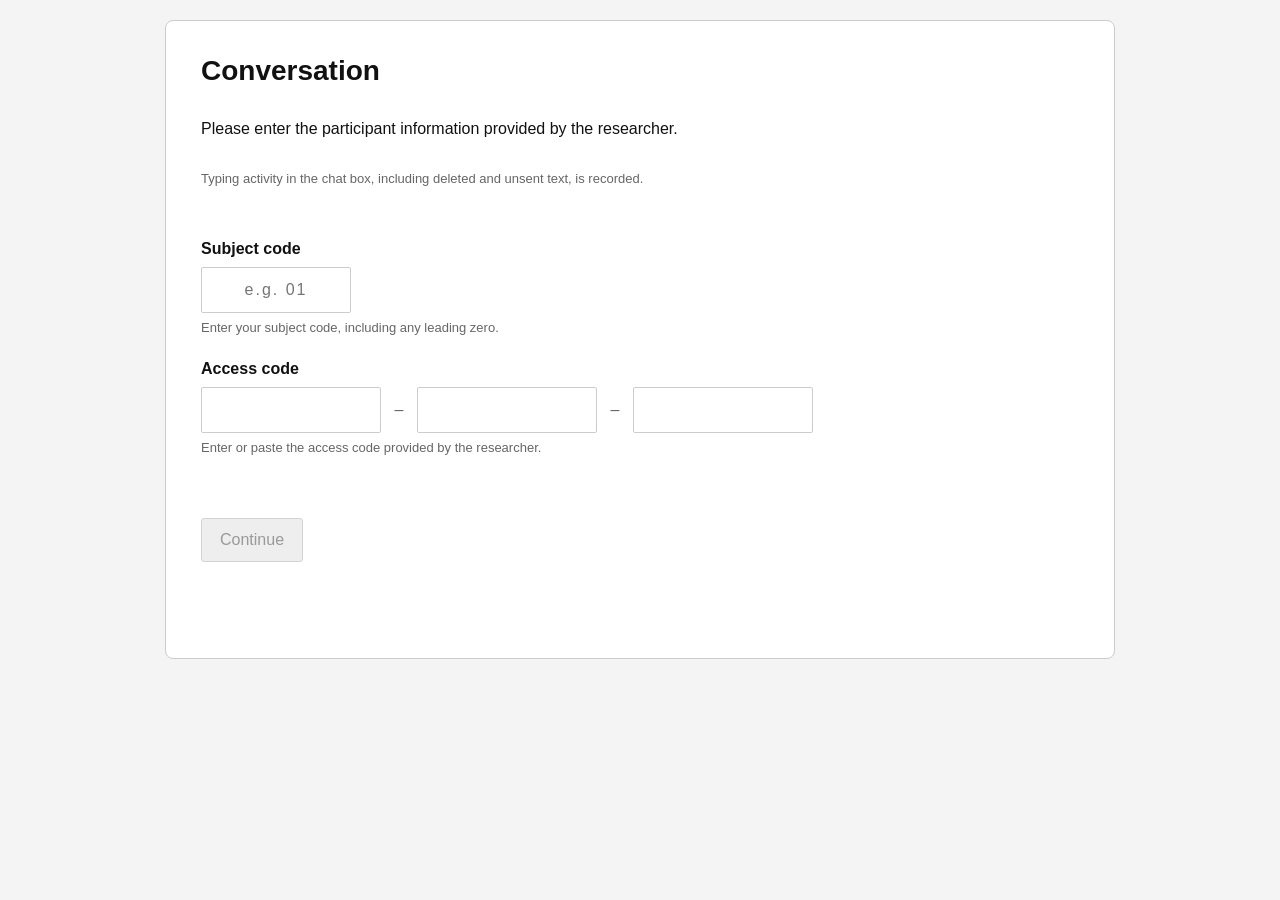
<file: index.html>
<!doctype html>
<html lang="en">
<head>
  <meta charset="utf-8">
  <meta name="viewport" content="width=device-width, initial-scale=1">
  <meta name="robots" content="noindex, nofollow">
  <title>Conversation</title>
  <link rel="stylesheet" href="./assets/styles.css?v=111">
  <script src="./assets/config.js?v=111" defer></script>
  <script src="./assets/common.js?v=111" defer></script>
  <script src="./assets/logging.js?v=111" defer></script>
  <script src="./assets/participant.js?v=111" defer></script>
</head>
<body data-page="participant">
<main>
  <section class="entry-page card" id="entry-page" aria-labelledby="entry-heading">
    <h1 id="entry-heading">Conversation</h1>
    <p>Please enter the participant information provided by the researcher.</p>
    <p class="small muted">Typing activity in the chat box, including deleted and unsent text, is recorded.</p>
    <form id="entry-form">
      <fieldset id="entry-fields">
        <label for="participant-code">Subject code</label>
        <input id="participant-code" name="participant_code" class="subject-code" placeholder="e.g. 01" inputmode="numeric" autocomplete="off" autocapitalize="characters" spellcheck="false" required minlength="2" maxlength="20" pattern="[A-Za-z0-9][A-Za-z0-9_\-]{1,19}">
        <p class="field-help">Enter your subject code, including any leading zero.</p>
        <label for="access-code-1">Access code</label>
        <div class="access-code-fields" role="group" aria-label="Access code">
          <input id="access-code-1" name="access_code_1" aria-label="Access code, first group" autocomplete="off" autocapitalize="characters" spellcheck="false" required maxlength="4" pattern="[A-Za-z0-9]{4}">
          <span aria-hidden="true">–</span>
          <input id="access-code-2" name="access_code_2" aria-label="Access code, second group" autocomplete="off" autocapitalize="characters" spellcheck="false" required maxlength="4" pattern="[A-Za-z0-9]{4}">
          <span aria-hidden="true">–</span>
          <input id="access-code-3" name="access_code_3" aria-label="Access code, third group" autocomplete="off" autocapitalize="characters" spellcheck="false" required maxlength="4" pattern="[A-Za-z0-9]{4}">
        </div>
        <p class="field-help">Enter or paste the access code provided by the researcher.</p>
        <button class="primary entry-continue" id="join-button" disabled>Continue</button>
      </fieldset>
    </form>
    <p id="entry-status" class="status-text" role="status" aria-live="polite"></p>
  </section>

  <section id="pls-page" class="consent-page" aria-labelledby="pls-heading" hidden>
    <article class="card study-information">
      <h1 id="pls-heading">Plain Language Statement</h1>
      <p>You are invited to take part in a short study on how people make requests and negotiate in English through online text chat. Please read this statement carefully before deciding whether to take part.</p>

      <h2>Project information</h2>
      <dl class="project-details">
        <div><dt>Project title</dt><dd>Making Requests and Negotiating in Online Text Chat: A Role-Play Study with L2 English Users</dd></div>
        <div><dt>Researcher</dt><dd>Jiashuo (Leo) Niu, Master of Applied Linguistics student</dd></div>
        <div><dt>Subject</dt><dd>LING90034, Second Language Pragmatics</dd></div>
        <div><dt>Subject coordinator</dt><dd>Professor Carsten Roever</dd></div>
        <div><dt>School and university</dt><dd>School of Languages and Linguistics, The University of Melbourne</dd></div>
        <div><dt>Research contact</dt><dd><a href="mailto:jiashuon@student.unimelb.edu.au">jiashuon@student.unimelb.edu.au</a></dd></div>
      </dl>

      <h2>What is this study about?</h2>
      <p>This study explores how users of English as a second language make requests and negotiate solutions in online text chat. We are interested in how people explain a problem, ask for a change of plans, respond to the other person's concerns, and reach an agreement. The study is not a test of your English, and there are no right or wrong answers.</p>

      <h2>Why have I been invited?</h2>
      <p>You have been invited because you are an adult (18 years or older) who uses English as a second or additional language. You should also feel comfortable reading short instructions and chatting by text in English.</p>

      <h2>What will I be asked to do?</h2>
      <ul>
        <li>Complete two separate role-play conversations in English by text chat. Before each round, you will receive a short situation card describing your role and what you want to achieve.</li>
        <li>Chat with your partner until the conversation comes to a natural end. Each round usually takes about 15 minutes.</li>
        <li>Complete a short questionnaire about your background and your experience of the tasks.</li>
      </ul>
      <p>The whole session takes about 40 minutes in total.</p>

      <h2>What happens during the session?</h2>
      <ol>
        <li>You read this Plain Language Statement and the Consent Form, and ask any questions you have.</li>
        <li>If you agree to take part, you electronically confirm the Consent Form.</li>
        <li>You receive the task instructions and situation card for the first round.</li>
        <li>You complete the first role-play conversation.</li>
        <li>You receive the situation card for the second round and complete the second conversation.</li>
        <li>You complete the short questionnaire.</li>
        <li>The researcher debriefs you, explains the study in more detail, tells you what type of partner you had in each round, and answers your questions.</li>
      </ol>

      <h2>What information will be collected?</h2>
      <ul>
        <li><strong>Chat messages:</strong> messages you send and receive during the two role-plays.</li>
        <li><strong>Timing:</strong> the time each message is sent.</li>
        <li><strong>Typing and revision records:</strong> text you type, delete or change in the chat box before sending, including text you finally decide not to send.</li>
        <li><strong>Keystroke events:</strong> individual key presses and the time between them, recorded only inside the task's chat box.</li>
        <li><strong>Questionnaire answers:</strong> your background information and your views on the tasks.</li>
      </ul>
      <p>No keystrokes are recorded outside the task's chat box, and no passwords or other personal accounts are accessed.</p>

      <h2>How will my information be used and protected?</h2>
      <p>Your data will be used only for a research report in LING90034 Second Language Pragmatics. It may also be discussed in class presentations for this subject.</p>
      <ul>
        <li><strong>Participant codes:</strong> You will be given a participant code. Your name will not appear in the data files or the report.</li>
        <li><strong>Storage:</strong> Consent records will be stored separately from the research data. All files will be kept securely.</li>
        <li><strong>Access:</strong> Only the researcher and the subject coordinator or assessors will have access to the data.</li>
        <li><strong>Retention:</strong> Data will be kept until final results for the subject are released and then securely deleted.</li>
        <li><strong>Quotations:</strong> Short, de-identified excerpts from the chats may be quoted in the report. Names, places and any other identifying details will be removed or changed. Text you typed but did not send may also be quoted briefly, but only after it has been anonymised.</li>
      </ul>

      <h2>Do I have to take part? Can I withdraw?</h2>
      <p>Taking part is completely voluntary. You can decide not to take part, or stop at any point during the session, without giving a reason. Your decision will not affect your relationship with the researcher, your studies, or the University of Melbourne.</p>
      <p>If you stop during the session, any data collected up to that point will be deleted unless you agree that it may be kept.</p>
      <p>After the session, you can withdraw your data by emailing the researcher with your participant code before 0:00 (GMT+11) on November 1, 2026. After this date, your data will have been de-identified and combined with other participants' data for analysis, so it may no longer be possible to remove it.</p>

      <h2>Are there any risks or discomforts?</h2>
      <p>The risks of this study are low. Negotiating a change of plans with someone who is reluctant to agree may feel slightly stressful. You can take your time and stop at any point.</p>
      <p>Because typing and revision records are collected, text you type and then delete, or decide not to send, will still be recorded. Please keep this in mind while typing, and avoid entering personal information you do not want recorded.</p>
      <p>If you feel uncomfortable during or after the session, you can tell the researcher at any time.</p>

      <h2>Who can I contact?</h2>
      <p>Researcher: Jiashuo (Leo) Niu, <a href="mailto:jiashuon@student.unimelb.edu.au">jiashuon@student.unimelb.edu.au</a><br>Subject coordinator: Professor Carsten Roever, <a href="mailto:carsten@unimelb.edu.au">carsten@unimelb.edu.au</a></p>
      <p>Thank you for considering taking part. Please keep a copy of this statement for your records.</p>
      <button id="print-study-information" class="secondary print-control" type="button">Print or save a copy</button>
      <form id="pls-form" class="pls-confirmation">
        <label class="consent-item final-consent"><input id="pls-read-confirmation" type="checkbox" name="pls_read" required><span>I confirm that I have read and understood the Plain Language Statement.</span></label>
        <button class="primary wide" id="pls-continue" disabled>Continue to the Consent Form</button>
      </form>
    </article>
  </section>

  <section id="consent-page" class="consent-page" aria-labelledby="consent-heading" hidden>
    <form id="consent-form" class="card consent-form">
      <h1 id="consent-heading">Consent Form</h1>
      <p>This form records your consent to take part in the study described in the Plain Language Statement. Please read the statements below before providing your final confirmation.</p>
      <p class="participant-confirmation">Participant code: <strong id="consent-participant-code"></strong></p>
      <fieldset id="consent-fields">
        <legend>Consent statements</legend>
        <ul class="consent-statements">
          <li><strong>Informed consent:</strong> I have read and understood the Plain Language Statement, and I have had the opportunity to ask questions about the study.</li>
          <li><strong>Voluntary participation:</strong> I agree to take part in two text-based role-play conversations. I understand that taking part is voluntary and that I can stop at any time without giving a reason.</li>
          <li><strong>Chat records:</strong> I agree that the chat messages I send and receive during the role-plays, and the time each message is sent, may be collected and analysed.</li>
          <li><strong>Keystroke data:</strong> I understand and agree that my typing inside the task's chat box will be recorded, including key presses, deletions, revisions and their timing. I understand that this includes text I type but do not send.</li>
          <li><strong>Partner identity:</strong> I understand that I may not be told the type of chat partner (a human role-player or a computer-based conversational system) before each round, and that this will be explained during the debriefing.</li>
          <li><strong>Questionnaire:</strong> I agree to complete a short questionnaire about my background and my experience of the tasks.</li>
          <li><strong>Use of data:</strong> I agree that the researcher may use my de-identified data for analysis in a coursework research report, and that short anonymised excerpts from my chats may be quoted.</li>
          <li><strong>Withdrawal:</strong> I understand that I can withdraw my data by emailing the researcher with my participant code before 0:00 (GMT+11) on November 1, 2026, and that after this date it may no longer be possible to remove my data.</li>
        </ul>
        <label class="consent-item final-consent"><input type="checkbox" name="final_confirmation" required><span><strong>Final confirmation:</strong> By confirming below, I agree to take part in this study under the conditions described above and in the Plain Language Statement.</span></label>
        <button class="primary wide" id="consent-continue">I agree and wish to continue</button>
      </fieldset>
      <p id="consent-status" class="status-text" role="status" aria-live="polite"></p>
    </form>
  </section>

  <section id="conversation-page" class="workspace participant-workspace" aria-labelledby="task-heading" hidden>
    <div class="page-heading task-heading">
      <h1 id="task-heading">Task 1/2</h1>
      <span id="session-status" class="quiet">Ready</span>
    </div>
    <div class="chat-layout participant-chat-layout">
      <aside class="card task-aside">
        <h2>Your situation</h2>
        <p id="task-prompt" class="preserve-lines"></p>
        <div class="task-actions">
          <button class="primary wide" id="start-task">Start conversation</button>
          <button class="secondary wide" id="end-task" hidden>End conversation</button>
          <button class="primary wide" id="next-task" hidden>Continue</button>
        </div>
      </aside>
      <section class="card chat-card" aria-labelledby="interlocutor-name">
        <header class="chat-header"><h2 id="interlocutor-name">Jimmy</h2></header>
        <div id="messages" class="messages" role="log" aria-live="polite" aria-label="Conversation messages"></div>
        <form id="message-form">
          <label for="message-draft" class="visually-hidden">Write a message</label>
          <textarea id="message-draft" rows="3" placeholder="Write a message…" disabled maxlength="10000"></textarea>
          <div class="composer-bar">
            <span class="small muted">Enter to send · Shift + Enter for a new line</span>
            <button class="primary" id="send-message" disabled>Send</button>
          </div>
        </form>
        <div class="chat-feedback"><p id="chat-status" class="status-text" role="status" aria-live="polite"></p><p id="recording-status" class="status-text" role="status" aria-live="polite"></p><button id="save-local-backup" class="secondary compact" type="button" hidden>Save local backup</button></div>
      </section>
    </div>
  </section>

  <section id="complete-page" class="card completion" hidden>
    <h1>Thank you.</h1>
    <p>Both conversations have ended. You are being redirected to the questionnaire.</p>
    <p><a id="questionnaire-link" href="https://q.surveys.unimelb.edu.au/jfe/form/SV_6JMnk6BjKqUQLpY">Continue to the questionnaire</a></p>
  </section>
</main>
</body>
</html>
</file>
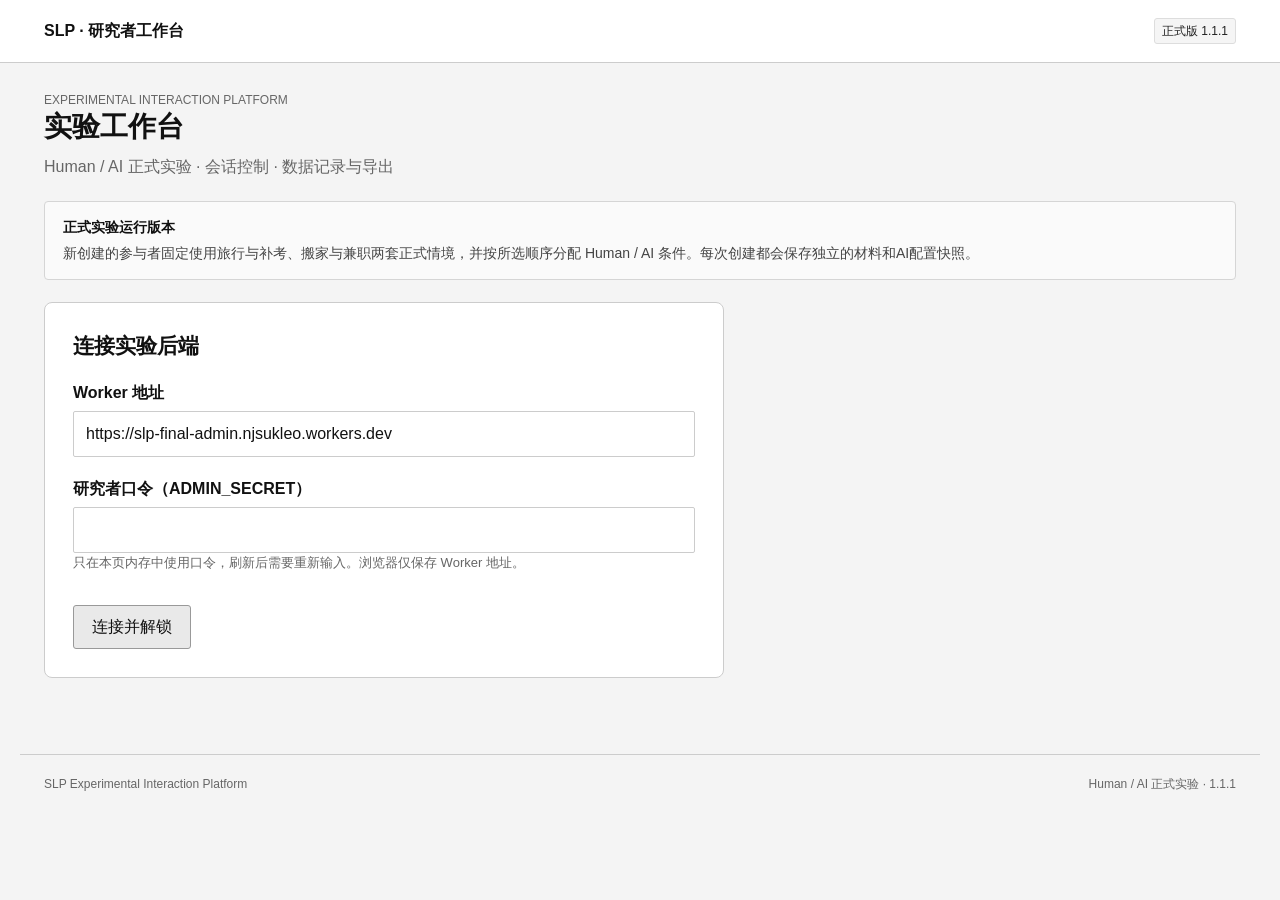
<file: researcher.html>
<!doctype html>
<html lang="zh-CN">
<head><meta charset="utf-8"><meta name="viewport" content="width=device-width, initial-scale=1"><meta name="robots" content="noindex, nofollow"><title>SLP · 研究者工作台</title><link rel="stylesheet" href="./assets/styles.css?v=111"><script src="./assets/config.js?v=111" defer></script><script src="./assets/common.js?v=111" defer></script><script src="./assets/exports.js?v=111" defer></script><script src="./assets/researcher.js?v=111" defer></script></head>
<body data-page="researcher"><header class="topbar"><div class="brand"><span>SLP · 研究者工作台</span></div><span class="badge connected">正式版 1.1.1</span></header>
<main class="workspace"><div class="page-heading"><div><p class="eyebrow">EXPERIMENTAL INTERACTION PLATFORM</p><h1>实验工作台</h1><p class="muted">Human / AI 正式实验 · 会话控制 · 数据记录与导出</p></div><button class="secondary" id="logout" hidden>锁定工作台</button></div>
<div class="notice"><strong>正式实验运行版本</strong><p>新创建的参与者固定使用旅行与补考、搬家与兼职两套正式情境，并按所选顺序分配 Human / AI 条件。每次创建都会保存独立的材料和AI配置快照。</p></div>
<section class="card" id="login-panel"><h2>连接实验后端</h2><form id="connection-form"><label for="worker-url">Worker 地址</label><input id="worker-url" type="url" placeholder="https://slp-final-admin.…workers.dev" autocomplete="off" required><label for="admin-secret">研究者口令（ADMIN_SECRET）</label><input id="admin-secret" type="password" autocomplete="off" required><p class="small muted">只在本页内存中使用口令，刷新后需要重新输入。浏览器仅保存 Worker 地址。</p><button class="primary" id="connect-button">连接并解锁</button></form></section>
<p id="admin-status" class="status-text" role="status" aria-live="polite"></p>
<div id="admin-workspace" hidden>
<div class="dashboard-grid">
<section class="card"><div class="section-heading"><h2>创建参与者</h2><span class="badge connected">已验证</span></div><form id="create-form"><fieldset id="create-fields"><label for="new-code">参与者编号</label><input id="new-code" placeholder="01" inputmode="numeric" autocomplete="off" spellcheck="false" required minlength="2" maxlength="20" pattern="[A-Za-z0-9][A-Za-z0-9_\-]{1,19}"><label for="task-order">任务顺序</label><select id="task-order"><option value="0">顺序 1：Human A → AI B</option><option value="1">顺序 2：AI A → Human B</option><option value="2">顺序 3：Human B → AI A</option><option value="3">顺序 4：AI B → Human A</option></select><details class="material-editor"><summary>查看两套正式情境与角色说明</summary><p class="small muted">情境 A：旅行与补考；情境 B：搬家与兼职。正式材料由服务器固定提供，新建任务时保存独立快照。</p><label for="scenario-a-participant">情境 A · Participant</label><textarea id="scenario-a-participant" rows="6" readonly></textarea><label for="scenario-a-interlocutor">情境 A · Jimmy</label><textarea id="scenario-a-interlocutor" rows="10" readonly></textarea><label for="scenario-b-participant">情境 B · Participant</label><textarea id="scenario-b-participant" rows="7" readonly></textarea><label for="scenario-b-interlocutor">情境 B · Jimmy</label><textarea id="scenario-b-interlocutor" rows="11" readonly></textarea></details><button class="primary wide">创建两任务与访问码</button></fieldset></form><div id="credentials-receipt" class="notice" hidden><strong>访问码仅在本次创建后显示，请保存。</strong><label for="created-participant">参与者编号</label><input id="created-participant" readonly><label for="created-access-code">Access code</label><div class="credential-row"><input id="created-access-code" readonly spellcheck="false"><button class="secondary" id="copy-access-code" type="button">复制访问码</button></div></div></section>
<section class="card"><h2>参与者入口</h2><p class="muted">在参与者电脑上打开此链接。链接含服务器地址，不含研究者口令或参与者访问码。</p><label for="participant-link">参与者链接</label><input id="participant-link" readonly><button class="secondary" id="copy-link">复制链接</button><h3 class="spaced-heading">正式实验流程</h3><ol class="plain-list"><li>为参与者创建编号并保存Access Code。</li><li>参与者在自己的电脑上完成Task 1和Task 2。</li><li>Human任务由研究者扮演Jimmy回复；AI任务自动回复。</li><li>两项任务结束后下载各自的ZIP记录。</li></ol></section>
</div>
<section class="card sessions-card"><div class="section-heading"><h2>AI 配置</h2><span class="badge" id="ai-config-state">待检查</span></div><p class="small muted">API 密钥只在 Cloudflare Secret 中配置。以下参数在 AI 任务首次开始时保存快照，修改只影响尚未开始的任务。</p><form id="ai-config-form"><fieldset id="ai-config-fields"><label for="ai-model">API 模型名称</label><input id="ai-model" maxlength="120" placeholder="填写你有 API 使用权限的模型 ID" required><div class="settings-grid"><div><label for="ai-delay-k">长度系数（毫秒 / 字符）</label><input id="ai-delay-k" type="number" min="0" max="500" step="any" required></div><div><label for="ai-delay-min">随机延迟下限（毫秒）</label><input id="ai-delay-min" type="number" min="0" max="60000" step="any" required></div><div><label for="ai-delay-max">随机延迟上限（毫秒）</label><input id="ai-delay-max" type="number" min="0" max="60000" step="any" required></div><div><label for="ai-output-budget">输出 Token 预算</label><input id="ai-output-budget" type="number" min="128" max="8192" step="1" required></div></div><label for="ai-reasoning">Reasoning effort（须与模型支持的参数一致）</label><select id="ai-reasoning"><option value="">不指定，使用模型默认值</option value="none">none</option><option value="minimal">minimal</option><option value="low">low</option><option value="medium">medium</option><option value="high">high</option></select><p class="small muted">正式AI角色Prompt固定在两套情境中，工作台不允许临时改写。</p><p class="small muted">目标延迟 = 系数 × 生成回复字符数 + 随机项，从触发消息被服务器接收时计算。生成耗时超过目标时不会再额外等待整段延迟。参数会在AI任务开始时冻结；正式收集期间请勿更改。</p><button class="primary">保存 AI 配置</button></fieldset></form></section>
<section class="card sessions-card"><div class="section-heading"><h2>会话列表</h2><button class="secondary" id="refresh-sessions">刷新</button></div><div class="table-scroll"><table><thead><tr><th>会话</th><th>条件</th><th>情境</th><th>状态</th><th>操作</th></tr></thead><tbody id="session-rows"></tbody></table></div></section>
<section class="card" id="human-panel" hidden><div class="section-heading"><h2 id="human-title">Human 对话</h2><span class="badge" id="human-session-status"></span></div><div class="chat-layout admin-chat-layout"><aside><h3>你的角色说明</h3><p id="human-role" class="preserve-lines"></p><button class="secondary wide" id="terminate-session">终止互动</button><div id="recording-monitor" class="notice small"><strong>Participant 记录状态</strong><p id="recording-summary">等待载入。</p><button class="secondary" id="refresh-recording" type="button">刷新记录统计</button></div><div id="ai-monitor" class="notice small" hidden><strong>AI 回复状态</strong><p id="ai-job-status"></p><button class="secondary" id="retry-ai" disabled>重试失败的 AI 回复</button></div><div class="button-row"><button class="secondary" data-export="zip">下载当前任务 ZIP</button></div></aside><div><div id="human-messages" class="messages" role="log" aria-live="polite" aria-label="会话消息"></div><form id="human-message-form"><label for="human-draft" class="visually-hidden">回复内容</label><textarea id="human-draft" rows="3" placeholder="输入回复……" maxlength="10000" disabled></textarea><div class="composer-bar"><span class="small muted">Enter 发送 · Shift + Enter 换行</span><button class="primary" id="human-send" disabled>发送回复</button></div></form><p id="human-status" class="status-text" role="status" aria-live="polite"></p></div></div></section>
</div></main><footer class="footer"><span>SLP Experimental Interaction Platform</span><span>Human / AI 正式实验 · 1.1.1</span></footer></body></html>
</file>
<file: assets/styles.css>
:root {
  color-scheme: light;
  --ink: #111;
  --muted: #666;
  --accent: #333;
  --line: #ccc;
  --paper: #fff;
  --bg: #f4f4f4;
  font-family: Arial, "Microsoft YaHei", sans-serif;
}
* { box-sizing: border-box; }
[hidden] { display: none !important; }
body { margin: 0; background: var(--bg); color: var(--ink); font-size: 16px; line-height: 1.5; }
a { color: #222; }
button, input, textarea, select { font: inherit; }
h1, h2, h3, p { margin-top: 0; }
h1 { font-size: 28px; line-height: 1.3; margin-bottom: 24px; }
h2 { font-size: 21px; line-height: 1.4; margin-bottom: 16px; }
h3 { font-size: 17px; margin-bottom: 8px; }
button, .button {
  display: inline-flex; align-items: center; justify-content: center;
  min-height: 42px; padding: 9px 18px; border: 1px solid #aaa; border-radius: 3px;
  background: #f4f4f4; color: var(--ink); font-weight: 400; cursor: pointer; text-decoration: none;
}
button:hover:enabled { background: #e8e8e8; border-color: #777; }
button:disabled { background: #eee; border-color: #d3d3d3; color: #999; cursor: not-allowed; }
.primary { background: #e9e9e9; border-color: #999; }
.secondary { background: #fff; border-color: #bbb; }
.wide { width: 100%; }
label { display: block; font-size: 16px; font-weight: 600; margin: 20px 0 6px; }
input, textarea, select {
  width: 100%; min-width: 0; padding: 10px 12px; border: 1px solid var(--line);
  border-radius: 2px; background: #fff; color: var(--ink);
}
input:disabled, textarea:disabled { background: #f6f6f6; color: #777; }
input[readonly] { background: #fafafa; }
textarea { resize: vertical; }
fieldset { border: 0; padding: 0; margin: 0; min-width: 0; }
fieldset > button { margin-top: 24px; }
:focus-visible { outline: 2px solid #555; outline-offset: 3px; }
.card { padding: 28px; border: 1px solid var(--line); border-radius: 8px; background: var(--paper); }
.muted, .quiet { color: var(--muted); }
.quiet { font-size: 14px; }
.small { font-size: 13px; line-height: 1.5; }
.field-help { margin: 5px 0 0; color: var(--muted); font-size: 13px; }
.preserve-lines { white-space: pre-wrap; overflow-wrap: anywhere; }
.status-text { min-height: 20px; margin: 16px 0 0; font-size: 13px; overflow-wrap: anywhere; }
.status-text.error { color: #a02020; }
.notice { padding: 15px 18px; border: 1px solid #d5d5d5; border-radius: 4px; background: #fafafa; font-size: 14px; margin: 22px 0; }
.notice p { margin: 5px 0 0; color: #444; }
.visually-hidden { position: absolute; width: 1px; height: 1px; padding: 0; margin: -1px; overflow: hidden; clip: rect(0, 0, 0, 0); white-space: nowrap; border: 0; }

/* Participant entry: a single quiet form, with no study synopsis. */
.entry-page { max-width: 950px; margin: 20px auto; padding: 32px 35px; }
.entry-page h1 { margin-bottom: 28px; }
.entry-page > p { margin-bottom: 28px; }
.subject-code { display: block; width: 150px; text-align: center; letter-spacing: 2px; }
.access-code-fields { display: grid; grid-template-columns: minmax(0, 180px) 16px minmax(0, 180px) 16px minmax(0, 180px); align-items: center; gap: 10px; }
.access-code-fields input { text-align: center; text-transform: uppercase; letter-spacing: 2px; }
.access-code-fields span { text-align: center; color: #666; }
.entry-continue { margin-top: 60px; }

/* Study information and electronic consent appear after authentication and before either task. */
.consent-page { max-width: 950px; margin: 20px auto 50px; padding: 0 18px; }
.study-information, .consent-form { padding: 34px 38px; }
.study-information { margin-bottom: 24px; }
.study-information h1, .consent-form h1 { margin-bottom: 18px; }
.study-information h2 { margin: 30px 0 10px; font-size: 19px; }
.study-information li { margin: 8px 0; }
.project-details { margin: 0; border-top: 1px solid #ddd; }
.project-details div { display: grid; grid-template-columns: 190px minmax(0, 1fr); gap: 18px; padding: 10px 0; border-bottom: 1px solid #ddd; }
.project-details dt { font-weight: 600; }
.project-details dd { margin: 0; overflow-wrap: anywhere; }
.print-control { margin-top: 14px; }
.pls-confirmation { margin-top: 24px; padding-top: 20px; border-top: 1px solid #d5d5d5; }
.pls-confirmation .final-consent { margin-top: 0; }
.pls-confirmation button { margin-top: 20px; }
.participant-confirmation { padding: 12px 14px; background: #f7f7f7; border: 1px solid #ddd; }
.consent-form legend { font-size: 19px; font-weight: 600; margin-bottom: 10px; }
.consent-statements { margin: 0; padding-left: 24px; }
.consent-statements li { margin: 0; padding: 8px 0 8px 5px; }
.consent-item { display: grid; grid-template-columns: 22px minmax(0, 1fr); gap: 12px; align-items: start; margin: 0; padding: 15px 0; border-bottom: 1px solid #e1e1e1; font-weight: 400; cursor: pointer; }
.consent-item input { width: 18px; height: 18px; margin: 3px 0 0; accent-color: #333; }
.consent-item span { min-width: 0; }
.consent-item.final-consent { margin-top: 10px; border: 1px solid #cfcfcf; padding: 15px; grid-template-columns: 22px minmax(0, 1fr); background: #fafafa; }
#consent-continue { margin-top: 26px; }

/* Task: persistent situation at left, independently scrolling chat at right. */
.workspace { max-width: 1240px; margin: 28px auto 40px; padding: 0 24px; }
.page-heading { display: flex; align-items: center; justify-content: space-between; gap: 20px; }
.page-heading h1 { margin-bottom: 10px; }
.page-heading p { margin-bottom: 0; }
.task-heading { margin-bottom: 20px; }
.task-heading h1 { margin: 0; }
.chat-layout { display: grid; grid-template-columns: 280px minmax(0, 1fr); gap: 24px; align-items: start; }
.participant-chat-layout { height: calc(100dvh - 125px); min-height: 470px; }
.task-aside { display: flex; flex-direction: column; padding: 22px; min-height: 330px; max-height: 100%; overflow-y: auto; }
.task-aside h2 { font-size: 20px; }
.task-actions { margin-top: auto; padding-top: 24px; }
.chat-card { min-width: 0; height: 100%; min-height: 0; padding: 0; display: grid; grid-template-rows: auto minmax(0, 1fr) auto auto; overflow: hidden; }
.chat-header { padding: 17px 22px; border-bottom: 1px solid #ddd; }
.chat-header h2 { font-size: 20px; margin: 0; }
.messages { height: 360px; overflow-y: auto; overscroll-behavior: contain; padding: 20px; display: flex; flex-direction: column; gap: 16px; scrollbar-gutter: stable; }
.chat-card .messages { height: auto; min-height: 0; }
.chat-message { padding: 10px 14px; border: 1px solid #d4d4d4; border-radius: 5px; background: #fff; max-width: 85%; align-self: flex-start; overflow-wrap: anywhere; flex: none; }
.chat-message.own { background: #f2f2f2; align-self: flex-end; }
.message-label { font-size: 13px; font-weight: 600; color: #333; margin-bottom: 4px; }
.message-text { white-space: pre-wrap; }
.chat-message time { display: block; text-align: right; font-size: 11px; color: #666; margin-top: 5px; }
#message-form { padding: 16px 20px 0; border-top: 1px solid #ddd; }
#message-draft { display: block; height: 100px; min-height: 70px; max-height: 24dvh; }
.composer-bar { display: flex; align-items: center; justify-content: space-between; gap: 12px; margin-top: 10px; }
.chat-feedback { padding: 0 20px 10px; }
.chat-feedback .status-text { margin: 6px 0 0; min-height: 0; }
.chat-feedback .status-text:empty { display: none; }
#save-local-backup { margin-top: 8px; }
.completion { max-width: 750px; margin: 50px auto; padding: 35px; }
.completion h1 { font-size: 28px; }

/* Researcher controls use the same restrained palette. */
.topbar { padding: 18px max(24px, calc((100vw - 1192px) / 2)); border-bottom: 1px solid var(--line); background: #fff; display: flex; align-items: center; justify-content: space-between; gap: 16px; }
.brand { display: flex; align-items: center; gap: 10px; font-weight: 600; }
.eyebrow { font-size: 12px; color: #666; margin-bottom: 8px; }
.dashboard-grid { display: grid; grid-template-columns: 1fr 1fr; gap: 20px; }
#admin-workspace > .dashboard-grid { margin-top: 24px; }
.section-heading { display: flex; align-items: center; justify-content: space-between; gap: 12px; }
.section-heading h2 { margin: 0; }
.badge { border: 1px solid #ddd; border-radius: 3px; background: #f5f5f5; color: #555; padding: 3px 7px; font-size: 12px; white-space: nowrap; }
.badge.connected { color: #222; }
.button-row { display: flex; gap: 10px; flex-wrap: wrap; margin-top: 18px; }
.sessions-card { margin: 24px 0; }
.table-scroll { overflow: auto; margin-top: 18px; }
table { width: 100%; border-collapse: collapse; text-align: left; font-size: 14px; }
th, td { padding: 12px 10px; border-bottom: 1px solid #ddd; white-space: nowrap; }
th { color: #555; font-size: 13px; }
.compact { padding: 5px 12px; min-height: 32px; font-size: 13px; }
.material-editor { margin: 20px 0; }
.material-editor summary { cursor: pointer; font-size: 14px; font-weight: 600; }
.spaced-heading { margin-top: 28px; }
.plain-list { padding-left: 22px; color: #555; font-size: 14px; }
.plain-list li { margin: 10px 0; }
.admin-chat-layout { margin-top: 24px; grid-template-columns: 280px minmax(0, 1fr); }
#human-panel { scroll-margin-top: 20px; }
#login-panel { max-width: 680px; }
#login-panel button { margin-top: 20px; }
.settings-grid { display: grid; grid-template-columns: 1fr 1fr; gap: 0 20px; }
#ai-monitor button { margin-top: 12px; font-size: 13px; }
.credential-row { display: flex; align-items: center; gap: 10px; }
.credential-row input { flex: 1; font-family: monospace; font-size: 16px; }
.credential-row button { flex: none; }
#created-participant { max-width: 150px; }
.footer { max-width: 1240px; margin: 24px auto 0; padding: 20px 24px; border-top: 1px solid var(--line); display: flex; justify-content: space-between; gap: 16px; color: #666; font-size: 12px; }

@media (max-width: 800px) {
  .dashboard-grid, .admin-chat-layout { grid-template-columns: 1fr; }
  .participant-chat-layout { grid-template-columns: 230px minmax(0, 1fr); gap: 16px; }
  .task-aside { padding: 18px; }
  .card { padding: 22px; }
  .chat-card { padding: 0; }
}
@media (max-width: 600px) {
  .entry-page { margin: 12px; padding: 24px; }
  .entry-page h1 { font-size: 25px; }
  .access-code-fields { grid-template-columns: minmax(0, 1fr) 10px minmax(0, 1fr) 10px minmax(0, 1fr); gap: 5px; }
  .access-code-fields input { padding: 10px 4px; letter-spacing: 1px; }
  .entry-continue { margin-top: 40px; }
  .consent-page { margin: 12px auto 30px; padding: 0 12px; }
  .study-information, .consent-form { padding: 24px; }
  .project-details div { grid-template-columns: 1fr; gap: 2px; }
  .workspace { padding: 0 14px; margin-top: 20px; }
  .participant-chat-layout { display: flex; flex-direction: column; height: auto; min-height: 0; }
  .task-aside { width: 100%; min-height: 0; max-height: none; }
  .task-actions { padding-top: 10px; }
  .chat-card { width: 100%; height: 70dvh; min-height: 450px; }
  .chat-message { max-width: 92%; }
  .messages { padding: 16px; }
  #message-form { padding: 12px 16px 0; }
  .composer-bar > .small { max-width: 180px; font-size: 12px; }
  .completion { margin: 20px 14px; padding: 26px; }
  .settings-grid { grid-template-columns: 1fr; }
  .topbar { padding: 16px; }
  .page-heading { align-items: flex-start; }
  .credential-row { flex-wrap: wrap; }
  .credential-row input { flex-basis: 100%; }
}

@media print {
  body { background: #fff; }
  .entry-page, .participant-workspace, .completion, .pls-confirmation, button, .status-text { display: none !important; }
  .consent-page, .study-information, .consent-form { max-width: none; margin: 0; padding: 0; border: 0; }
  .consent-form { break-before: page; }
  .study-information a { color: #000; text-decoration: none; }
}
</file>
